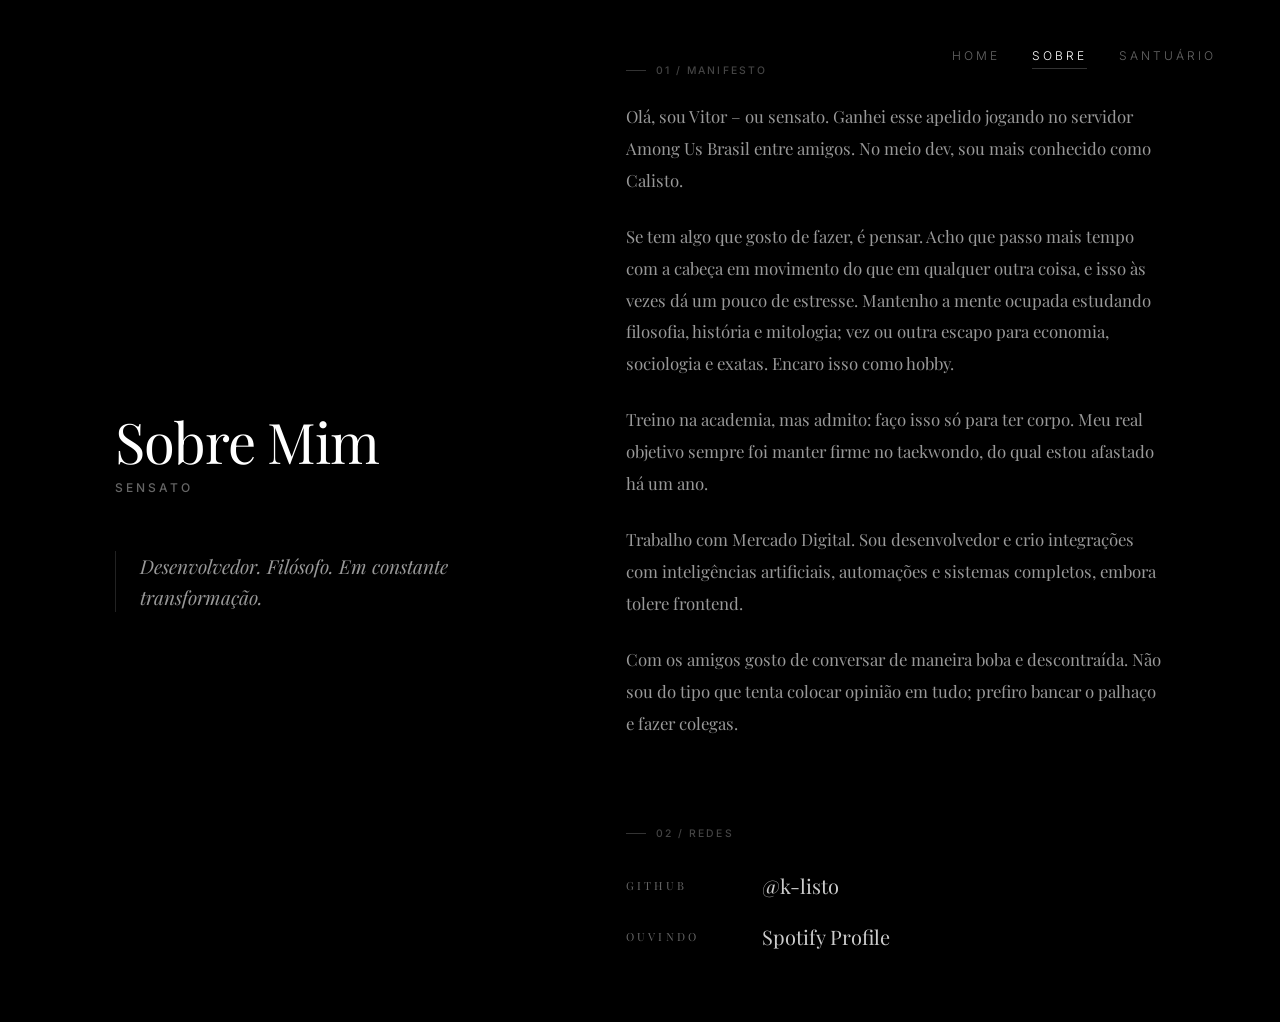
<file: sobre.html>
<!DOCTYPE html>
<html lang="pt-BR">
<head>
    <meta charset="UTF-8">
    <meta name="viewport" content="width=device-width, initial-scale=1.0">
    <title>Sobre Mim | sensato</title>
    <link rel="stylesheet" href="https://cdnjs.cloudflare.com/ajax/libs/font-awesome/6.4.0/css/all.min.css"/>
    <link rel="stylesheet" href="style.css">
</head>
<body>
    <nav class="site-nav">
      <a href="index.html">Home</a>
      <a href="sobre.html" class="active">Sobre</a>
      <a href="jogos.html">Santuário</a>
    </nav>
    <main class="editorial-layout">
        
        <!-- PROFILE COLUMN -->
        <section class="profile-section">
            <div class="title-box">
                <h1>Sobre Mim</h1>
                <div class="roles">sensato</div>
            </div>
            <blockquote class="impact-phrase">
                Desenvolvedor. Filósofo. Em constante transformação.
            </blockquote>
        </section>

        <!-- CONTENT COLUMN -->
        <section class="content-section">
            <article>
                <div class="section-label">01 / Manifesto</div>
                <div class="about-text">
                    <p>
                        Olá, sou Vitor – ou sensato. Ganhei esse apelido jogando no servidor Among Us Brasil entre amigos. No meio dev, sou mais conhecido como Calisto.
                    </p>
                    <p>
                        Se tem algo que gosto de fazer, é pensar. Acho que passo mais tempo com a cabeça em movimento do que em qualquer outra coisa, e isso às vezes dá um pouco de estresse. Mantenho a mente ocupada estudando filosofia, história e mitologia; vez ou outra escapo para economia, sociologia e exatas. Encaro isso como hobby.
                    </p>
                    <p>
                        Treino na academia, mas admito: faço isso só para ter corpo. Meu real objetivo sempre foi manter firme no taekwondo, do qual estou afastado há um ano.
                    </p>
                    <p>
                        Trabalho com Mercado Digital. Sou desenvolvedor e crio integrações com inteligências artificiais, automações e sistemas completos, embora tolere frontend.
                    </p>
                    <p>
                        Com os amigos gosto de conversar de maneira boba e descontraída. Não sou do tipo que tenta colocar opinião em tudo; prefiro bancar o palhaço e fazer colegas.
                    </p>
                </div>
            </article>

            <article>
                <div class="section-label">02 / Redes</div>
                <ul class="recurring-list" style="margin-top: 0.5rem; gap: 0.5rem;">
                    <li style="border: none; padding: 0.5rem 0;">
                        <span style="color:#666; font-size: 0.7rem; text-transform: uppercase; letter-spacing: 0.2rem; width: 120px;">GitHub</span>
                        <a href="https://github.com/k-listo" target="_blank" style="color: #ccc; text-decoration: none; transition: color 0.3s;" onmouseover="this.style.color='#fff'" onmouseout="this.style.color='#ccc'">@k-listo</a>
                    </li>
                    <li style="border: none; padding: 0.5rem 0;">
                        <span style="color:#666; font-size: 0.7rem; text-transform: uppercase; letter-spacing: 0.2rem; width: 120px;">Ouvindo</span>
                        <a href="https://open.spotify.com/user/31fhvfbncvbpb2jgdqbt6wc3qufa?si=389cb5e8cabb4d20" target="_blank" style="color: #ccc; text-decoration: none; transition: color 0.3s;" onmouseover="this.style.color='#fff'" onmouseout="this.style.color='#ccc'">Spotify Profile</a>
                    </li>
                </ul>
            </article>

        </section>
    </main>
</body>
</html>
</file>
<file: style.css>
@import url('https://fonts.googleapis.com/css2?family=Inter:wght@300;400;500&family=Playfair+Display:ital,wght@0,400;0,600;1,400&display=swap');

* { margin: 0; padding: 0; box-sizing: border-box; }

body {
 background: #000;
 color: #e0e0e0;
 font-family: 'Inter', sans-serif;
 display: flex;
 justify-content: center;
 align-items: center;
 min-height: 100vh;
 padding: 4rem 2rem;
 font-weight: 300;
}

::selection {
 background: #333;
 color: #fff;
}

.editorial-layout {
 display: grid;
 grid-template-columns: 1fr 1.3fr;
 gap: 6rem;
 max-width: 1050px;
 width: 100%;
 align-items: center;
}

.profile-section {
 display: flex;
 flex-direction: column;
 gap: 1.5rem;
}

.avatar-wrapper {
 position: relative;
 width: 140px;
 height: 140px;
 margin-bottom: 1rem;
}

.avatar-wrapper img {
 width: 100%;
 height: 100%;
 border-radius: 50%;
 object-fit: cover;
 filter: grayscale(100%) contrast(1.2);
 border: 1px solid #1a1a1a;
 padding: 5px;
}

.title-box h1 {
 font-family: 'Playfair Display', serif;
 font-size: 3.5rem;
 line-height: 1.1;
 font-weight: 400;
 color: #fff;
 margin-bottom: 0.5rem;
 letter-spacing: -0.02em;
}

.title-box .roles {
 font-size: 0.75rem;
 text-transform: uppercase;
 color: #666;
 letter-spacing: 0.25em;
 font-weight: 500;
}

.impact-phrase {
 margin-top: 2rem;
 font-family: 'Playfair Display', serif;
 font-style: italic;
 font-size: 1.2rem;
 color: #999;
 line-height: 1.6;
 padding-left: 1.5rem;
 border-left: 1px solid #222;
}

.content-section {
 display: flex;
 flex-direction: column;
 gap: 4rem;
}

.section-label {
 font-size: 0.65rem;
 text-transform: uppercase;
 letter-spacing: 0.2em;
 color: #444;
 margin-bottom: 1.5rem;
 font-weight: 500;
 display: flex;
 align-items: center;
 gap: 10px;
}

.section-label::before {
 content: '';
 display: block;
 width: 20px;
 height: 1px;
 background: #333;
}

.tech-container {
 display: flex;
 gap: 2.5rem;
 flex-wrap: wrap;
}

.tech-item {
 display: flex;
 flex-direction: column;
 gap: 0.4rem;
 font-family: 'Playfair Display', serif;
 font-size: 1.15rem;
 color: #ccc;
}

.tech-item i {
 font-size: 1.3rem;
 color: #444;
 transition: color 0.4s ease, transform 0.4s ease;
}

.tech-item:hover i { color: #fff; transform: translateY(-3px); }

.phil-container {
 position: relative;
}

.phil-statement {
 font-family: 'Playfair Display', serif;
 font-style: italic;
 font-weight: 600;
 font-size: 2.5rem;
 color: #fff;
 line-height: 1.1;
 margin-bottom: 0.8rem;
 letter-spacing: -0.01em;
}

.phil-desc {
 font-size: 0.85rem;
 color: #777;
 line-height: 1.6;
 max-width: 90%;
}

.phil-desc span {
 color: #bbb;
 font-family: 'Playfair Display', serif;
 font-style: italic;
 font-size: 1.05rem;
}

.lifestyle-list {
 list-style: none;
 display: flex;
 flex-direction: column;
}

.lifestyle-list li {
 display: flex;
 align-items: baseline;
 padding: 1.2rem 0;
 border-bottom: 1px solid #111;
}

.lifestyle-list li:first-child { border-top: 1px solid #111; }

.li-num {
 font-size: 0.65rem;
 color: #555;
 width: 35px;
 font-weight: 500;
 letter-spacing: 0.1em;
}

.li-title {
 font-family: 'Playfair Display', serif;
 font-size: 1.2rem;
 color: #ddd;
}

.li-desc {
 margin-left: auto;
 font-size: 0.65rem;
 text-transform: uppercase;
 letter-spacing: 0.15em;
 color: #666;
}

/* Navigation */
.site-nav {
 position: absolute;
 top: 3rem;
 right: 4rem;
 display: flex;
 gap: 2rem;
 z-index: 100;
}

.site-nav a {
 color: #666;
 text-decoration: none;
 font-size: 0.75rem;
 text-transform: uppercase;
 letter-spacing: 0.25em;
 transition: color 0.3s ease;
 padding-bottom: 0.3rem;
 border-bottom: 1px solid transparent;
}

.site-nav a:hover, .site-nav a.active {
 color: #fff;
 border-color: #333;
}

/* Social Links */
.social-links {
 display: flex;
 gap: 1.2rem;
 margin-top: 1rem;
}

.social-links a {
 color: #555;
 font-size: 1.3rem;
 transition: color 0.3s ease, transform 0.3s ease;
}

.social-links a:hover {
 color: #fff;
 transform: translateY(-3px);
}

/* Games Section */
.game-grid {
 display: grid;
 grid-template-columns: 1fr 1fr;
 gap: 1.5rem;
}

.game-card {
 position: relative;
 height: 220px;
 overflow: hidden;
 border: 1px solid #1a1a1a;
 background: #0a0a0a;
 display: flex;
 align-items: flex-end;
}

.game-card img {
 position: absolute;
 top: 0;
 left: 0;
 width: 100%;
 height: 100%;
 object-fit: cover;
 filter: grayscale(80%) brightness(0.6) contrast(1.2);
 transition: filter 0.6s ease, transform 0.6s ease;
}

.game-card:hover img {
 filter: grayscale(10%) brightness(0.8) contrast(1.1);
 transform: scale(1.05);
}

.game-info {
 position: relative;
 z-index: 1;
 padding: 1.5rem;
 width: 100%;
 background: linear-gradient(to top, black 10%, transparent);
}

.game-type {
 font-size: 0.6rem;
 text-transform: uppercase;
 letter-spacing: 0.2em;
 color: #888;
 margin-bottom: 0.4rem;
}

.game-title {
 font-family: 'Playfair Display', serif;
 font-size: 1.3rem;
 color: #eee;
 letter-spacing: 0.02em;
}

/* Recurring Games list */
.recurring-list {
 list-style: none;
 display: flex;
 flex-direction: column;
}

.recurring-list li {
 display: flex;
 align-items: center;
 gap: 1rem;
 padding: 1.2rem 0;
 border-bottom: 1px solid #111;
 font-family: 'Playfair Display', serif;
 font-size: 1.25rem;
 color: #ccc;
}

.recurring-list li:first-child { border-top: 1px solid #111; }

.recurring-list li i {
 color: #444;
 font-size: 1rem;
}

/* About Section */
.about-text {
 font-size: 1.05rem;
 line-height: 1.9;
 color: #999;
 font-family: 'Playfair Display', serif;
}

.about-text p {
 margin-bottom: 1.5rem;
}

.about-text .highlight {
 color: #fff;
 font-style: italic;
}

@media (max-width: 900px) {
 .editorial-layout { grid-template-columns: 1fr; gap: 4rem; }
 .title-box h1 { font-size: 2.8rem; }
 .lifestyle-list li { flex-wrap: wrap; gap: 0.5rem; padding: 1rem 0; }
 .li-desc { margin-left: 35px; width: 100%; }
 .site-nav {
   top: 1.5rem;
   right: 50%;
   transform: translateX(50%);
   width: 100%;
   justify-content: center;
   gap: 1.5rem;
 }
 .game-grid { grid-template-columns: 1fr; }
}
</file>
